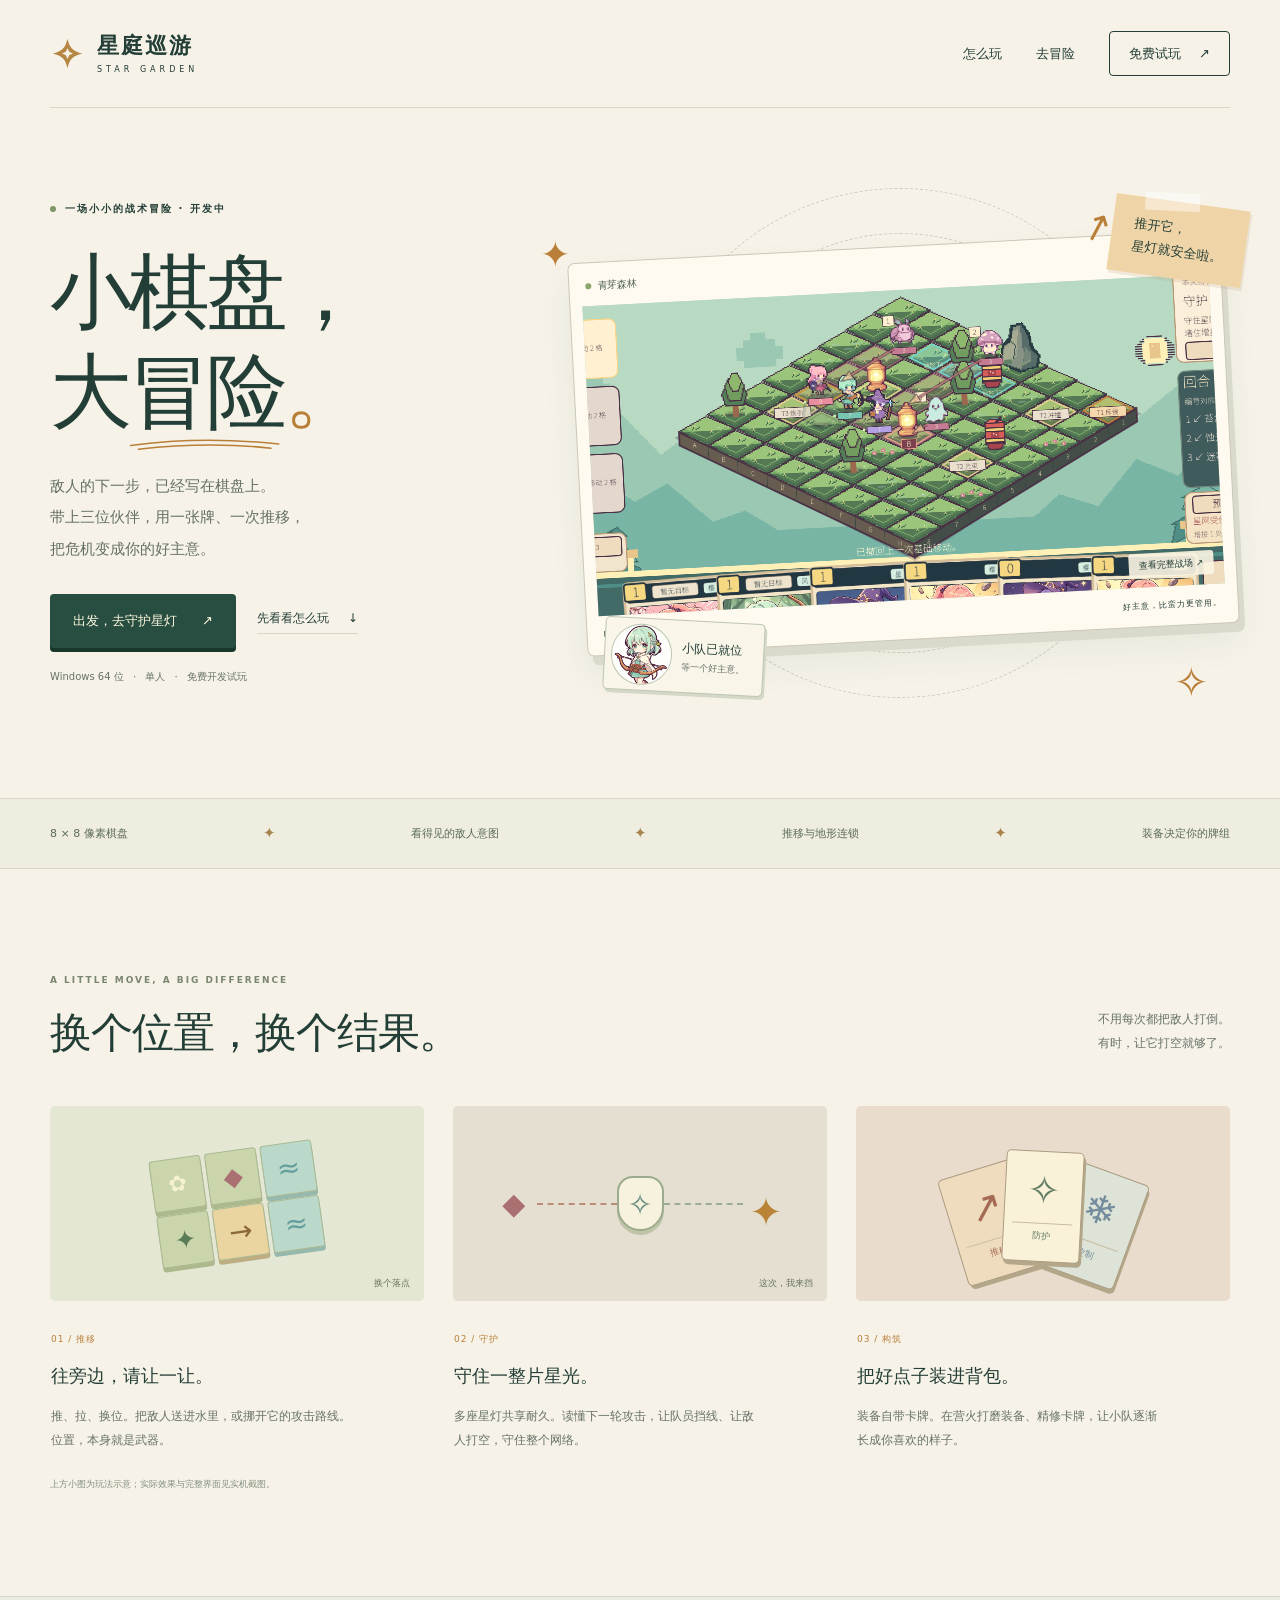
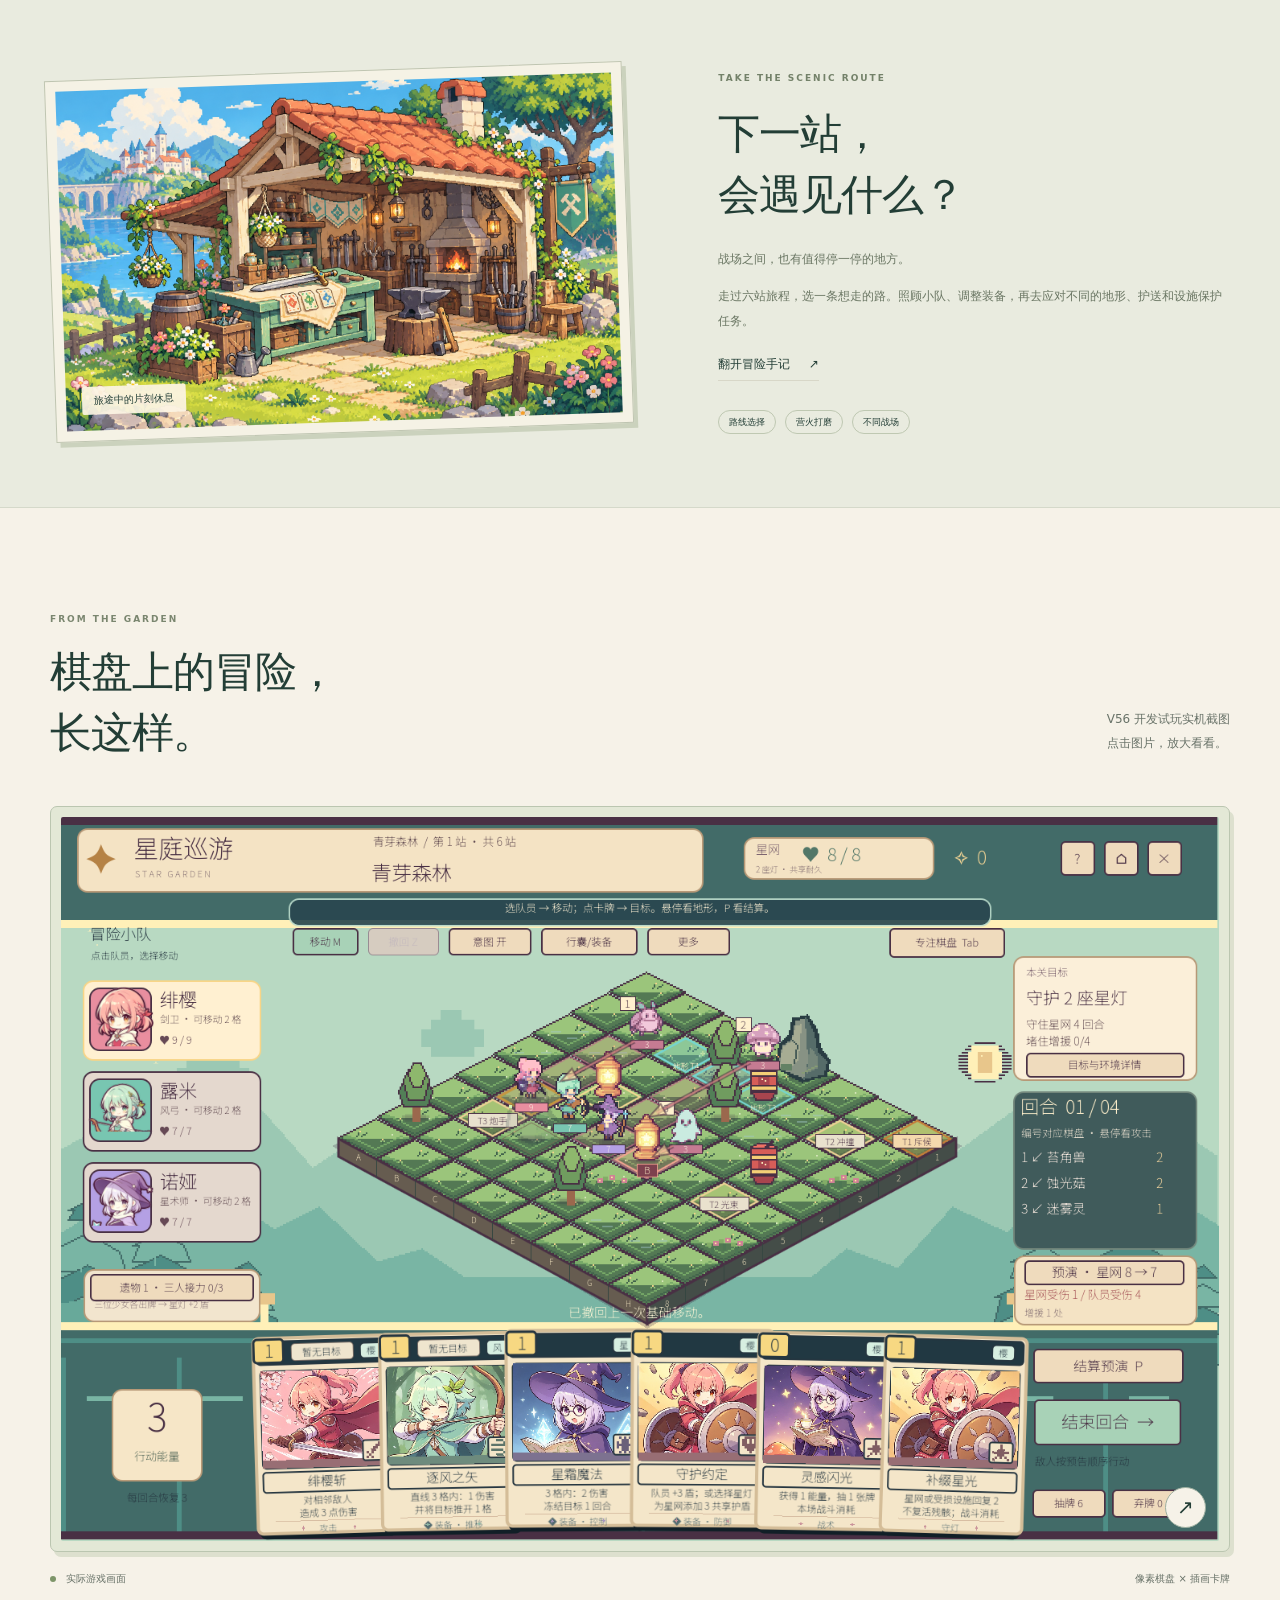
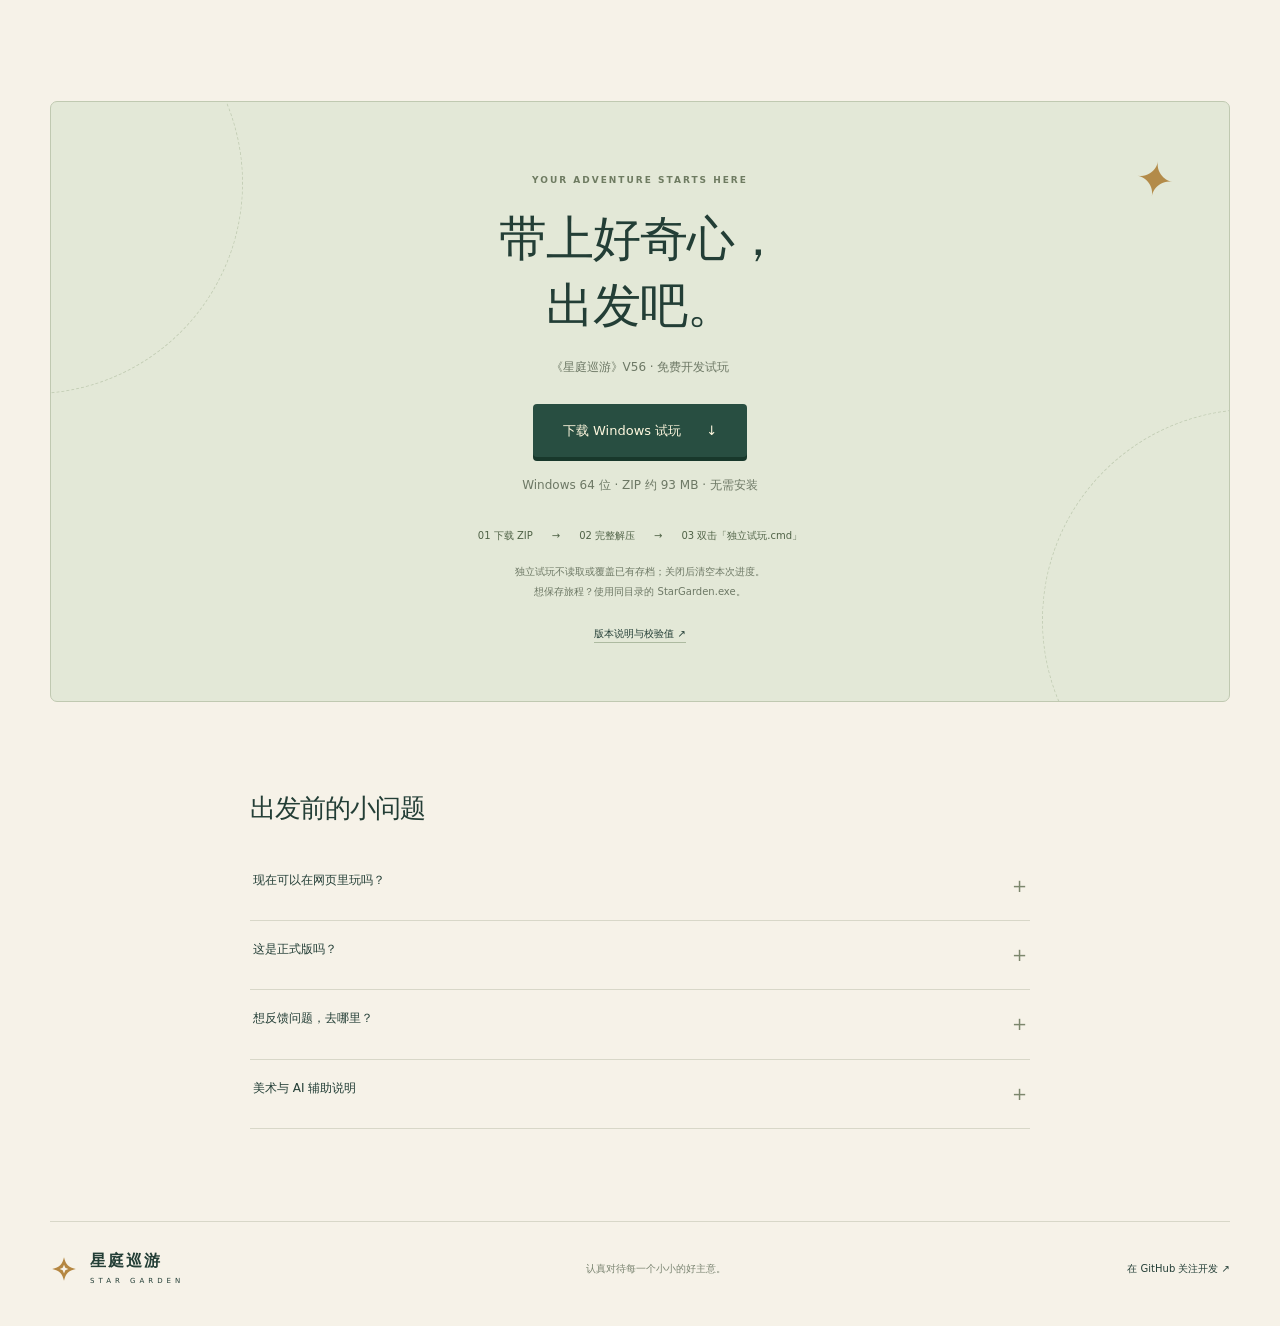
<file: index.html>
<!doctype html>
<html lang="zh-CN">
<head>
  <meta charset="utf-8">
  <meta name="viewport" content="width=device-width,initial-scale=1">
  <meta name="theme-color" content="#f6f2e8">
  <meta name="description" content="星庭巡游：用推移、阻挡和地形，守住星灯网络。明快的像素棋盘，能改变战局的卡牌。免费下载 Windows 开发试玩。">
  <meta property="og:title" content="星庭巡游 · 小棋盘，大冒险">
  <meta property="og:description" content="把敌人推远一点，让冒险走近一点。Windows 免费开发试玩。">
  <meta property="og:type" content="website">
  <meta property="og:image" content="https://wusar.github.io/star-garden/assets/gameplay.png">
  <title>星庭巡游 STAR GARDEN · 小棋盘，大冒险</title>
  <link rel="icon" href="./assets/star.svg" type="image/svg+xml">
  <link rel="stylesheet" href="./style.css">
  <script src="./site.js" defer></script>
</head>
<body>
  <a class="skip" href="#main">跳到正文</a>
  <header class="header wrap">
    <a class="brand" href="#" aria-label="星庭巡游首页"><img src="./assets/star.svg" width="35" height="35" alt=""><span>星庭巡游<small>STAR GARDEN</small></span></a>
    <nav aria-label="主导航"><a href="#play">怎么玩</a><a href="#journey">去冒险</a><a href="#download" class="nav-cta">免费试玩 <span aria-hidden="true">↗</span></a></nav>
  </header>
  <main id="main">
    <section class="hero wrap" aria-labelledby="hero-title">
      <div class="hero-copy">
        <p class="eyebrow"><span class="status-dot"></span> 一场小小的战术冒险 · 开发中</p>
        <h1 id="hero-title">小棋盘，<br>大<span class="word-adventure">冒险<svg viewBox="0 0 300 24" aria-hidden="true"><path d="M5 15Q140-4 290 12M20 22Q155 7 275 20"/></svg></span><span class="title-dot">。</span></h1>
        <p class="hero-description">敌人的下一步，已经写在棋盘上。<br>带上三位伙伴，用一张牌、一次推移，<br>把危机变成你的好主意。</p>
        <div class="hero-actions"><a href="#download" class="button primary">出发，去守护星灯 <span aria-hidden="true">↗</span></a><a href="#play" class="text-link">先看看怎么玩 <span aria-hidden="true">↓</span></a></div>
        <p class="microcopy">Windows 64 位 <span>·</span> 单人 <span>·</span> 免费开发试玩</p>
      </div>
      <div class="hero-art">
        <div class="orbit orbit-one" aria-hidden="true"></div><div class="orbit orbit-two" aria-hidden="true"></div>
        <span class="floating-star star-one" aria-hidden="true">✦</span><span class="floating-star star-two" aria-hidden="true">✧</span>
        <div class="game-postcard"><div class="postcard-top"><span class="postcard-dot"></span> 青芽森林 <span>第一站 / 实机画面</span></div><button class="scene-button" data-image="./assets/gameplay.png" aria-label="放大查看完整战斗截图"><img class="board-scene" src="./assets/gameplay.png" width="1440" height="900" alt="青芽森林实机战场：三位伙伴、两座星灯与已经亮出攻击意图的敌人"><span class="zoom-hint">查看完整战场 ↗</span></button><div class="postcard-bottom"><span>FIELD NOTES — 001</span><span>好主意，比蛮力更管用。</span></div></div>
        <div class="paper-note"><span aria-hidden="true">↗</span> 推开它，<br>星灯就安全啦。</div>
        <div class="party-stamp"><img src="./assets/lumi.png" width="76" height="76" alt="伙伴露米"><span>小队已就位<small>等一个好主意。</small></span></div>
      </div>
    </section>
    <div class="ribbon" aria-label="游戏特色"><div class="wrap ribbon-inner"><span>8 × 8 像素棋盘</span><i aria-hidden="true">✦</i><span>看得见的敌人意图</span><i aria-hidden="true">✦</i><span>推移与地形连锁</span><i aria-hidden="true">✦</i><span>装备决定你的牌组</span></div></div>
    <section id="play" class="section wrap">
      <div class="section-heading"><div><p class="eyebrow">A LITTLE MOVE, A BIG DIFFERENCE</p><h2>换个位置，<br class="mobile-break">换个结果。</h2></div><p>不用每次都把敌人打倒。<br>有时，让它打空就够了。</p></div>
      <div class="mechanics">
        <article class="mechanic"><div class="diagram diagram-push" aria-label="示意：把敌人推入水格"><div class="mini-grid"><span class="tile flower">✿</span><span class="tile enemy">◆</span><span class="tile water">≈</span><span class="tile hero">✦</span><span class="tile arrow">→</span><span class="tile water">≈</span></div><span class="diagram-label">换个落点</span></div><div class="mechanic-text"><span class="number">01 / 推移</span><h3>往旁边，请让一让。</h3><p>推、拉、换位。把敌人送进水里，或挪开它的攻击路线。位置，本身就是武器。</p></div></article>
        <article class="mechanic"><div class="diagram diagram-guard" aria-label="示意：队员挡在敌人和星灯之间"><div class="guard-line"><span class="enemy-token">◆</span><span class="attack-line"></span><span class="shield-token">✧</span><span class="safe-line"></span><span class="lamp-token">✦</span></div><span class="diagram-label">这次，我来挡</span></div><div class="mechanic-text"><span class="number">02 / 守护</span><h3>守住一整片星光。</h3><p>多座星灯共享耐久。读懂下一轮攻击，让队员挡线、让敌人打空，守住整个网络。</p></div></article>
        <article class="mechanic"><div class="diagram diagram-cards" aria-label="示意：装备能提供不同卡牌"><div class="tiny-card card-a"><span>↗</span><small>推移</small></div><div class="tiny-card card-b"><span>✧</span><small>防护</small></div><div class="tiny-card card-c"><span>❄</span><small>控制</small></div></div><div class="mechanic-text"><span class="number">03 / 构筑</span><h3>把好点子装进背包。</h3><p>装备自带卡牌。在营火打磨装备、精修卡牌，让小队逐渐长成你喜欢的样子。</p></div></article>
      </div>
      <p class="caption">上方小图为玩法示意；实际效果与完整界面见实机截图。</p>
    </section>
    <section id="journey" class="journey-section">
      <div class="wrap journey-layout"><div class="journey-image"><img src="./assets/camp.png" width="1536" height="1024" loading="lazy" alt="游戏中使用的工坊事件插画"><span class="image-tag">旅途中的片刻休息</span></div><div class="journey-copy"><p class="eyebrow">TAKE THE SCENIC ROUTE</p><h2>下一站，<br>会遇见什么？</h2><p>战场之间，也有值得停一停的地方。</p><p>走过六站旅程，选一条想走的路。照顾小队、调整装备，再去应对不同的地形、护送和设施保护任务。</p><a class="text-link" href="#screenshots">翻开冒险手记 <span aria-hidden="true">↗</span></a><div class="journey-tags"><span>路线选择</span><span>营火打磨</span><span>不同战场</span></div></div></div>
    </section>
    <section id="screenshots" class="section wrap screenshots-section">
      <div class="section-heading"><div><p class="eyebrow">FROM THE GARDEN</p><h2>棋盘上的冒险，<br>长这样。</h2></div><p>V56 开发试玩实机截图<br>点击图片，放大看看。</p></div>
      <button class="full-screenshot" data-image="./assets/gameplay.png" aria-label="放大战斗实机截图"><img src="./assets/gameplay.png" width="1440" height="900" loading="lazy" alt="V56 完整实机界面，包含星灯网络、伙伴状态、攻击预演与卡牌手牌"><span class="screenshot-open" aria-hidden="true">↗</span></button>
      <div class="screenshot-caption"><span><span class="status-dot"></span> 实际游戏画面</span><span>像素棋盘 × 插画卡牌</span></div>
    </section>
    <section id="download" class="download-section wrap">
      <div class="download-panel"><div class="download-decor" aria-hidden="true">✦</div><p class="eyebrow">YOUR ADVENTURE STARTS HERE</p><h2>带上好奇心，<br>出发吧。</h2><p>《星庭巡游》V56 · 免费开发试玩</p><a id="download-button" class="button primary" href="https://github.com/wusar/star-garden/releases/download/v56/StarGarden-v56-windows-playtest.zip">下载 Windows 试玩 <span aria-hidden="true">↓</span></a><p class="download-meta">Windows 64 位 · ZIP 约 93 MB · 无需安装</p><div class="install-note"><span>01 下载 ZIP</span><span aria-hidden="true">→</span><span>02 完整解压</span><span aria-hidden="true">→</span><span>03 双击「独立试玩.cmd」</span></div><p class="download-footnote">独立试玩不读取或覆盖已有存档；关闭后清空本次进度。<br>想保存旅程？使用同目录的 StarGarden.exe。</p><a class="release-link" href="https://github.com/wusar/star-garden/releases/tag/v56">版本说明与校验值 ↗</a></div>
    </section>
    <section class="faq wrap" aria-labelledby="faq-title"><h2 id="faq-title">出发前的小问题</h2><details><summary>现在可以在网页里玩吗？</summary><p>这次提供 Windows 下载版；这个网页是游戏介绍页。解压下载包后即可在本机试玩。</p></details><details><summary>这是正式版吗？</summary><p>这是 V56 开发试玩。首局体验、画面与平衡仍在调整；部分小窗口文字偏小，一些装备共用卡图。它还会继续成长。</p></details><details><summary>想反馈问题，去哪里？</summary><p>在 <a href="https://github.com/wusar/star-garden/issues">GitHub Issues</a> 留言。最想听你说：哪次推移很有趣、哪里没看懂、第一次犹豫发生在哪一步。欢迎附上截图和版本号。</p></details><details><summary>美术与 AI 辅助说明</summary><p>部分插画与开发工作使用 AI 辅助。美术来源及公开再分发许可仍在核对，相关状态和第三方许可证保留在试玩包 licenses 文件夹中。</p></details></section>
  </main>
  <footer class="footer wrap"><a class="brand" href="#"><img src="./assets/star.svg" width="28" height="28" alt=""><span>星庭巡游<small>STAR GARDEN</small></span></a><p>认真对待每一个小小的好主意。</p><a href="https://github.com/wusar/star-garden">在 GitHub 关注开发 ↗</a></footer>
  <dialog id="image-dialog" aria-label="放大的游戏截图"><button id="close-dialog" aria-label="关闭截图">关闭 ×</button><img id="dialog-image" src="./assets/gameplay.png" alt="放大的实机游戏画面"></dialog>
</body>
</html>
</file>
<file: style.css>
@charset "UTF-8";
:root{--paper:#f6f2e8;--ink:#233e36;--muted:#687268;--green:#284e41;--gold:#b97f38;--line:#d8d7c8;--peach:#efd0b9;--mint:#dce6d3;--serif:Georgia,"Songti SC","SimSun",serif;--sans:"Microsoft YaHei","PingFang SC",system-ui,sans-serif}
*{box-sizing:border-box}html{scroll-behavior:smooth;scroll-padding-top:30px}body{margin:0;background:var(--paper);color:var(--ink);font-family:var(--sans);font-size:15px;line-height:1.8}button,a{-webkit-tap-highlight-color:transparent}a{color:inherit;text-decoration:none}button{font:inherit;color:inherit}img{max-width:100%;display:block}button:focus-visible,a:focus-visible,summary:focus-visible{outline:3px solid var(--gold);outline-offset:6px}::selection{background:#dce6bb}.wrap{width:min(1180px,calc(100% - 96px));margin-inline:auto}.skip{position:fixed;left:16px;top:-90px;background:white;padding:10px;z-index:100}.skip:focus{top:10px}.header{height:108px;display:flex;align-items:center;justify-content:space-between;border-bottom:1px solid var(--line)}.brand{display:inline-flex;align-items:center;gap:12px;font-size:22px;font-weight:600;line-height:1.3;letter-spacing:2px}.brand small{display:block;font-size:8px;font-weight:400;letter-spacing:4px;margin-top:5px}nav{display:flex;align-items:center;gap:34px;font-size:13px}nav a:not(.nav-cta):hover{color:var(--gold)}.nav-cta{border:1px solid var(--ink);border-radius:4px;padding:10px 19px}.nav-cta span{margin-left:14px}.hero{min-height:690px;display:grid;grid-template-columns:44% 56%;align-items:center;padding-block:65px 85px}.eyebrow{font-size:10px;letter-spacing:2px;font-weight:600;margin:0 0 25px;display:flex;gap:9px;align-items:center}.status-dot{display:inline-block;width:6px;height:6px;border-radius:50%;background:#7d9569;vertical-align:middle;flex-shrink:0}h1,h2,h3,p{margin-top:0}h1{font-family:var(--serif);font-size:clamp(60px,6.4vw,91px);font-weight:500;line-height:1.22;letter-spacing:-4px;margin-bottom:28px}.word-adventure{position:relative;display:inline-block}.word-adventure svg{position:absolute;bottom:-10px;left:0;width:100%;height:18px;fill:none;stroke:var(--gold);stroke-width:3;stroke-linecap:round}.title-dot{color:var(--gold)}.hero-description{font-size:15px;color:#657064;line-height:2.1;margin-bottom:29px}.hero-actions{display:flex;align-items:center;gap:21px;flex-wrap:wrap}.button{display:inline-flex;align-items:center;justify-content:center;gap:25px;border-radius:4px;padding:15px 23px;font-size:13px;font-weight:500;min-height:52px;transition:transform .2s,background .2s,box-shadow .2s}.primary{color:#fff8df;background:var(--green);box-shadow:0 4px 0 #18382b}.primary:hover{background:#346450;transform:translateY(-2px);box-shadow:0 6px 0 #18382b}.text-link{font-size:12px;border-bottom:1px solid var(--line);padding-bottom:4px}.text-link span{margin-left:15px}.microcopy{font-size:10px;color:var(--muted);margin:20px 0 0}.microcopy span{padding-inline:6px}.hero-art{position:relative;isolation:isolate;min-width:0;padding-left:8px}.orbit{position:absolute;border:1px dashed #c6cdbb;border-radius:50%;z-index:-1;pointer-events:none}.orbit-one{width:510px;height:510px;left:50%;top:50%;transform:translate(-50%,-50%)}.orbit-two{width:420px;height:420px;left:50%;top:50%;transform:translate(-50%,-50%)}.game-postcard{background:#fffaf0;padding:12px;border:1px solid #cac8b7;box-shadow:5px 9px 0 #d9dacb,0 18px 35px #233e3610;transform:rotate(-3deg);position:relative;border-radius:7px}.postcard-top{display:flex;align-items:center;gap:6px;font-size:10px;padding:2px 4px 11px;color:#526558}.postcard-top>span:last-child{margin-left:auto;font-size:8px;color:var(--muted)}.postcard-dot{width:6px;height:6px;background:#8aa66a;border-radius:50%}.scene-button{display:block;padding:0;border:0;background:#c0d9c0;width:100%;height:310px;overflow:hidden;position:relative;cursor:zoom-in}.board-scene{width:100%;height:100%;object-fit:cover;object-position:50% 45%;transform:scale(1.37);transition:transform .5s}.scene-button:hover .board-scene{transform:scale(1.43)}.zoom-hint{position:absolute;bottom:10px;right:10px;background:#faf4e3e8;padding:4px 10px;border-radius:3px;font-size:9px}.postcard-bottom{display:flex;justify-content:space-between;font-size:8px;letter-spacing:1px;padding:12px 4px 1px}.paper-note{position:absolute;right:-16px;top:-44px;background:#efd4a7;padding:15px 22px;transform:rotate(8deg);font-size:13px;line-height:1.8;box-shadow:2px 3px 0 #b69c7430}.paper-note:before{content:"";position:absolute;background:#ffffff70;top:-8px;left:29px;width:55px;height:18px;transform:rotate(-5deg)}.paper-note>span{position:absolute;left:-30px;top:4px;font-size:37px;color:var(--gold);transform:rotate(-25deg)}.party-stamp{display:flex;align-items:center;gap:10px;position:absolute;left:35px;bottom:-53px;background:#f9f5e9;border:1px solid #bdc6b1;padding:5px 18px 5px 6px;transform:rotate(3deg);border-radius:5px;box-shadow:2px 3px 0 #d4d8c6}.party-stamp img{width:61px;height:61px;object-fit:cover;object-position:50% 19%;border-radius:50%;background:#dce8ce;border:1px solid #bdc6b1}.party-stamp span{font-size:12px}.party-stamp small{display:block;font-size:9px;color:var(--muted)}.floating-star{position:absolute;color:var(--gold);font-size:40px;z-index:3}.star-one{left:-29px;top:-23px;font-size:36px}.star-two{right:21px;bottom:-80px;font-size:42px}.ribbon{border-top:1px solid var(--line);border-bottom:1px solid var(--line);background:#eeeddf}.ribbon-inner{display:flex;align-items:center;justify-content:space-between;gap:20px;padding-block:21px;font-size:11px;color:#5b6b57}.ribbon i{font-style:normal;color:#a6854c;font-size:15px}.section{padding-block:103px}.section-heading{display:flex;justify-content:space-between;align-items:flex-end;gap:30px;margin-bottom:42px}.section-heading .eyebrow{font-size:9px;letter-spacing:2px;margin-bottom:15px;color:#7a866f}h2{font-family:var(--serif);font-size:42px;line-height:1.45;font-weight:500;letter-spacing:-1px;margin-bottom:0}.section-heading>p{font-size:12px;line-height:2;color:var(--muted);margin-bottom:9px}.mobile-break{display:none}.mechanics{display:grid;grid-template-columns:repeat(3,1fr);gap:29px}.diagram{height:195px;display:flex;align-items:center;justify-content:center;position:relative;overflow:hidden;border-radius:5px}.diagram-push{background:#e3e7d4}.diagram-guard{background:#e5dfd2}.diagram-cards{background:#eadccc}.diagram-label{position:absolute;right:14px;bottom:10px;font-size:9px;color:#667359}.mini-grid{display:grid;grid-template-columns:repeat(3,52px);gap:4px;transform:rotate(-8deg)}.tile{height:52px;border:1px solid #abb993;background:#cad5ac;box-shadow:0 4px 0 #adb88d;display:grid;place-items:center;border-radius:3px}.flower{font-size:22px;color:#f5f0cf}.enemy{font-size:25px;color:#a96f71}.water{color:#649e9c;background:#bad9ca;box-shadow:0 4px 0 #95b9ad;font-size:28px}.hero{--unused:0}.tile.hero{min-height:0;padding:0;display:grid;grid-template-columns:none;font-size:26px;color:#597b56}.tile.arrow{font-size:28px;color:#8b6a38;background:#ead5a0;box-shadow:0 4px 0 #bdad81}.guard-line{display:flex;align-items:center;justify-content:center;width:80%}.enemy-token,.shield-token,.lamp-token{width:47px;height:55px;display:grid;place-items:center;font-size:30px;flex-shrink:0}.enemy-token{color:#a96f71}.shield-token{color:#668e80;background:#f7f2dd;border:2px solid #9cab8d;border-radius:20px 20px 30px 30px;box-shadow:0 4px 0 #bfc4a9}.lamp-token{color:#b98338;font-size:40px}.attack-line,.safe-line{height:0;border-top:2px dashed #ba8c7a;flex:1}.safe-line{border-color:#9cae91}.tiny-card{width:78px;height:111px;border:1px solid #aa9c82;border-radius:5px;background:#faf2d8;box-shadow:2px 4px 0 #b4a789;display:flex;flex-direction:column;align-items:center;justify-content:center;position:absolute;top:45px}.tiny-card>span{font-size:40px;line-height:1.1}.tiny-card small{border-top:1px solid #c8bca1;width:80%;text-align:center;margin-top:11px;padding-top:4px;font-size:9px}.card-a{transform:rotate(-17deg) translateX(-55px);color:#a46a53;background:#efdbbe}.card-b{z-index:2;transform:rotate(3deg);color:#637d65}.card-c{transform:rotate(20deg) translateX(55px);color:#738b9c;background:#dde3d6}.mechanic-text{padding:23px 1px 0}.number{font-size:9px;color:var(--gold);letter-spacing:1px}h3{font-size:18px;font-weight:500;margin:9px 0 12px}.mechanic-text p{font-size:12px;color:var(--muted);line-height:2;margin:0;max-width:310px}.caption{font-size:9px;color:#84907e;margin:24px 0 0}.journey-section{background:#e9ebdf;border-block:1px solid #d5d9ca;padding:73px 0}.journey-layout{display:grid;grid-template-columns:1.13fr 1fr;gap:90px;align-items:center}.journey-image{position:relative;padding:10px;border:1px solid #bfc5b1;background:#f5f2e5;transform:rotate(-2deg);box-shadow:4px 5px 0 #cbd2bd}.journey-image img{width:100%;height:340px;object-fit:cover}.image-tag{position:absolute;bottom:26px;left:26px;font-size:10px;background:#fcf5e4ed;padding:5px 12px;border-radius:2px}.journey-copy .eyebrow{font-size:9px;color:#738169;margin-bottom:18px}.journey-copy h2{margin-bottom:21px}.journey-copy p:not(.eyebrow){font-size:12px;color:#6a7663;line-height:2.1}.journey-copy .text-link{display:inline-block;margin-top:8px}.journey-tags{display:flex;gap:9px;margin-top:29px}.journey-tags span{font-size:9px;padding:3px 10px;border:1px solid #bfc8b2;border-radius:20px}.screenshots-section{padding-bottom:85px}.full-screenshot{position:relative;background:#e3e8d6;border:1px solid #bbc6b0;border-radius:7px;padding:10px;cursor:zoom-in;display:block;width:100%;box-shadow:4px 5px 0 #dde0ce}.full-screenshot img{width:100%;height:auto;border-radius:2px}.screenshot-open{position:absolute;right:23px;bottom:23px;background:var(--paper);border:1px solid #9dafa0;border-radius:50%;width:41px;height:41px;display:grid;place-items:center;font-size:20px}.screenshot-caption{display:flex;justify-content:space-between;font-size:10px;color:var(--muted);padding:18px 0}.screenshot-caption .status-dot{margin-right:7px}.download-section{padding-block:10px 88px}.download-panel{text-align:center;padding:70px 30px 55px;background:#e3e8d7;border:1px solid #c0c9b1;border-radius:7px;position:relative;overflow:hidden}.download-panel:before,.download-panel:after{content:"";width:420px;height:420px;border:1px dashed #c5cfb7;border-radius:50%;position:absolute;pointer-events:none}.download-panel:before{left:-230px;top:-130px}.download-panel:after{right:-235px;bottom:-130px}.download-decor{position:absolute;top:36px;right:55px;font-size:47px;color:#b38b49;transform:rotate(10deg)}.download-panel .eyebrow{justify-content:center;font-size:9px;color:#6e7b61;margin-bottom:17px}.download-panel h2{font-size:48px;line-height:1.4;margin-bottom:18px}.download-panel>p:not(.eyebrow){font-size:12px;color:#6d7865}.download-panel .button{margin-top:13px;padding-inline:30px}.download-panel .download-meta{font-size:10px;margin:18px 0 30px}.install-note{display:flex;justify-content:center;gap:19px;font-size:10px;color:#506347}.download-panel .download-footnote{font-size:10px!important;line-height:2;margin:17px 0}.release-link{font-size:10px;border-bottom:1px solid #adbaa0;padding-bottom:3px}.faq{padding-bottom:92px;max-width:780px}.faq h2{font-size:26px;margin-bottom:24px}.faq details{border-bottom:1px solid var(--line)}.faq summary{padding:18px 3px;cursor:pointer;font-size:12px;list-style:none;display:flex;justify-content:space-between}.faq summary:after{content:"+";font-size:18px;color:#7c876d}.faq details[open] summary:after{content:"−"}.faq p{font-size:12px;color:var(--muted);padding:0 27px 12px 3px}.faq p a{text-decoration:underline}.footer{border-top:1px solid var(--line);display:flex;align-items:center;gap:30px;justify-content:space-between;padding-block:29px 40px}.footer .brand{font-size:16px}.footer .brand small{font-size:7px}.footer p{font-size:10px;color:#7a8471;margin:0}.footer>a:last-child{font-size:10px}dialog{padding:12px;background:#f6f2e8;border:1px solid #b7bfa9;border-radius:7px;max-width:min(95vw,1450px);max-height:94vh;overflow:auto;box-shadow:0 20px 90px #142f3260}dialog::backdrop{background:#19362de6;backdrop-filter:blur(7px)}dialog img{max-height:80vh;width:auto;max-width:100%;margin:auto}#close-dialog{display:block;margin-left:auto;margin-bottom:10px;border:1px solid var(--line);padding:5px 15px;background:var(--paper);cursor:pointer;border-radius:3px;font-size:12px}
@media(min-width:1600px){.hero{min-height:740px}.scene-button{height:340px}}
@media(max-width:1000px){.wrap{width:calc(100% - 56px)}.header{height:90px}.hero{min-height:630px;grid-template-columns:45% 55%;padding-block:60px 85px}h1{font-size:66px}.hero-description{font-size:13px}.hero-actions{gap:17px}.button{padding-inline:18px;font-size:12px}.scene-button{height:255px}.orbit-one{width:400px;height:400px}.orbit-two{width:330px;height:330px}.paper-note{right:-8px;top:-41px;font-size:11px}.postcard-bottom{font-size:6px;letter-spacing:.5px}.mechanics{gap:22px}.mechanic-text h3{font-size:16px}.journey-layout{gap:48px}.journey-image img{height:300px}.section{padding-block:80px}.footer{gap:15px}.footer p{display:none}}
@media(max-width:700px){.wrap{width:calc(100% - 40px)}.header{height:83px}.brand{font-size:18px;gap:8px}.brand img{width:28px;height:28px}.brand small{font-size:7px;letter-spacing:3px}nav{gap:18px}nav>a:first-child,nav>a:nth-child(2){display:none}.nav-cta{font-size:11px;padding:8px 12px}.hero{grid-template-columns:1fr;padding-block:44px 88px;gap:80px}.hero-copy{padding-inline:4px}.eyebrow{font-size:9px;letter-spacing:1px;margin-bottom:20px}h1{font-size:68px;letter-spacing:-3px;line-height:1.17;margin-bottom:27px}.hero-description{font-size:13px}.hero-actions{gap:22px}.hero-art{margin:0 9px;padding-left:0}.scene-button{height:255px}.orbit-one{width:310px;height:310px}.orbit-two{width:255px;height:255px}.game-postcard{padding:9px}.paper-note{right:0;top:-44px;padding:10px 18px}.party-stamp{left:17px;bottom:-45px;padding-right:13px}.party-stamp img{width:51px;height:51px}.star-one{left:-14px;top:-34px;font-size:26px}.star-two{bottom:-70px;right:9px;font-size:35px}.postcard-bottom{font-size:7px}.ribbon-inner{display:grid;grid-template-columns:1fr 1fr;gap:9px 16px;text-align:center;padding-block:17px;font-size:10px}.ribbon i{display:none}.section{padding-block:62px}.section-heading{display:block;margin-bottom:30px}.section-heading>p{font-size:11px;margin-top:15px}.section-heading .eyebrow{font-size:8px;letter-spacing:1.5px}h2{font-size:32px}.mechanics{grid-template-columns:1fr;gap:34px}.mechanic{display:grid;grid-template-columns:39% 1fr;gap:19px;align-items:center}.diagram{height:170px}.mechanic-text{padding:0}.mechanic-text h3{font-size:15px;line-height:1.6;margin-block:7px 9px}.mechanic-text p{font-size:11px;line-height:1.95}.number{font-size:8px}.mini-grid{grid-template-columns:repeat(3,33px);gap:3px}.tile{height:33px}.tile.enemy{font-size:19px}.tile.flower{font-size:16px}.tile.water{font-size:21px}.tile.hero{font-size:20px}.tile.arrow{font-size:22px}.diagram-label{font-size:8px;bottom:7px;right:8px}.guard-line{width:92%}.enemy-token,.shield-token,.lamp-token{width:28px;font-size:21px;height:40px}.lamp-token{font-size:27px}.tiny-card{width:48px;height:76px;top:47px}.tiny-card>span{font-size:26px}.tiny-card small{font-size:7px;margin-top:7px}.card-a{transform:rotate(-17deg) translateX(-30px)}.card-c{transform:rotate(20deg) translateX(30px)}.caption{font-size:8px;line-height:1.9}.journey-section{padding-block:49px}.journey-layout{grid-template-columns:1fr;gap:40px}.journey-image{margin:0 5px}.journey-image img{height:250px}.journey-copy{padding-inline:5px}.journey-copy h2{font-size:36px}.journey-copy p:not(.eyebrow){font-size:12px}.full-screenshot{padding:5px;box-shadow:3px 4px 0 #dde0ce}.screenshot-open{width:29px;height:29px;right:13px;bottom:13px;font-size:15px}.screenshot-caption{font-size:8px}.download-section{padding-block:0 55px}.download-panel{padding:48px 16px 35px}.download-panel h2{font-size:38px}.download-decor{font-size:30px;top:14px;right:22px}.download-panel .eyebrow{font-size:7px;letter-spacing:1.5px}.install-note{flex-direction:column;gap:3px}.install-note>span:nth-child(even){display:none}.download-panel .download-footnote{font-size:9px!important}.faq{padding-bottom:50px}.faq h2{font-size:24px}.faq summary{font-size:11px}.faq p{font-size:11px}.footer{padding-block:24px 30px;align-items:center}.footer .brand{font-size:14px;letter-spacing:1px}.footer .brand small{font-size:6px}.footer>a:last-child{font-size:9px}.footer .brand img{width:23px;height:23px}}
@media(prefers-reduced-motion:reduce){html{scroll-behavior:auto}*,*:before,*:after{transition:none!important;animation:none!important}}
</file>
